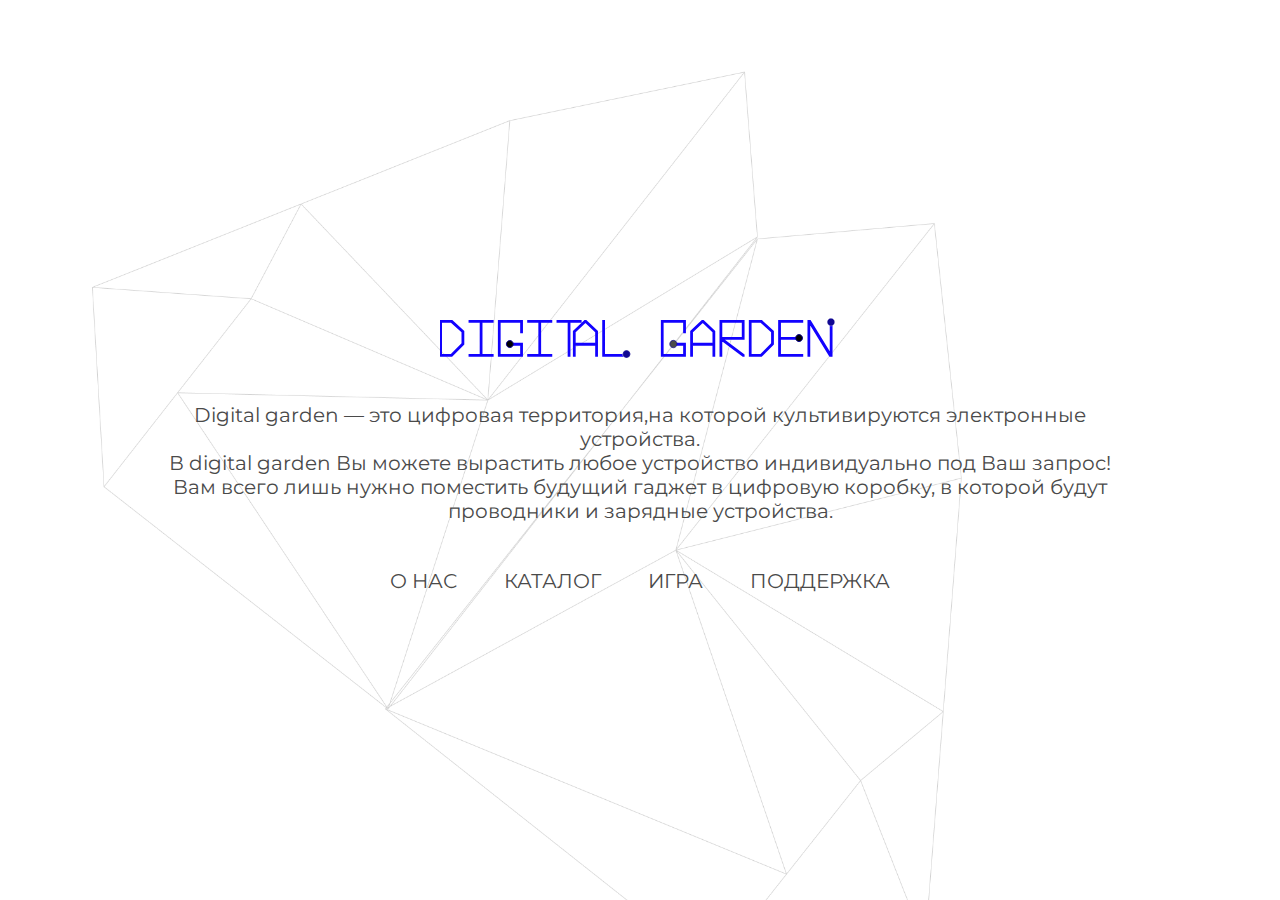
<file: index.html>
<!DOCTYPE html>
<html lang="ru" dir="ltr">

<head>
    <meta charset="utf-8">
    <meta name="viewport" content="width=device-width">
    <link rel="preconnect" href="https://fonts.googleapis.com">
    <link rel="preconnect" href="https://fonts.gstatic.com" crossorigin>
    <link href="https://fonts.googleapis.com/css2?family=Montserrat&display=swap" rel="stylesheet">
    <link rel="stylesheet" href="css/style.css">
    <title>digital garden</title>
</head>

<body>
    <section class="main-screen">
        <div class="logo">
            <img class="logo__img" src="img/logo.svg" alt="">
        </div>
        <p class="main-screen__text">
            Digital garden — это цифровая территория,на которой культивируются электронные устройства.
        </p>
        <p class="main-screen__text">
            В digital garden Вы можете вырастить любое устройство индивидуально под Ваш запрос!
        </p>
        <p class="main-screen__text">
            Вам всего лишь нужно поместить будущий гаджет в цифровую коробку, в которой будут проводники и зарядные
            устройства.
        </p>
        <nav class="main-screen__nav nav">
            <a class="nav__link" href="./index.html">О нас</a>
            <a class="nav__link" href="./catalog.html">Каталог</a>
            <a class="nav__link" href="./game.html">Игра</a>
            <a class="nav__link" href="./support.html">Поддержка</a>
        </nav>
    </section>
</body>
</file>
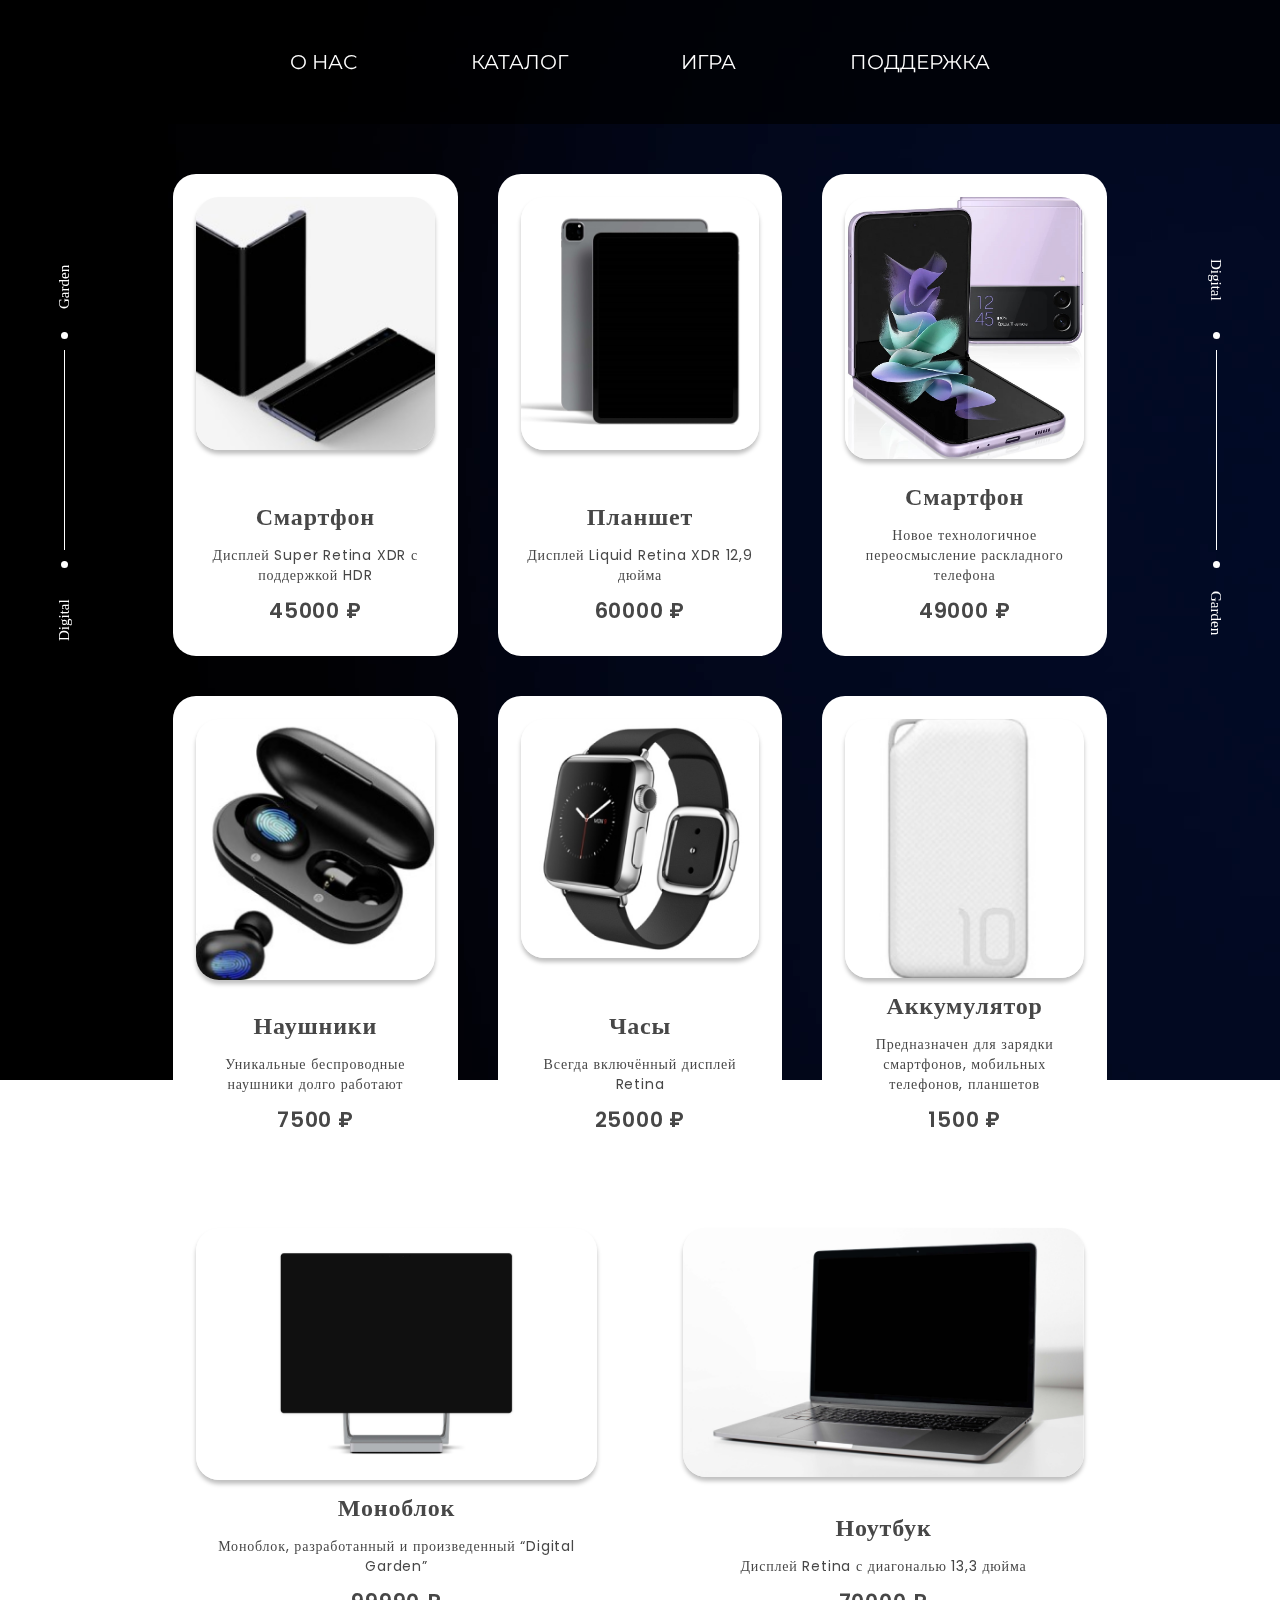
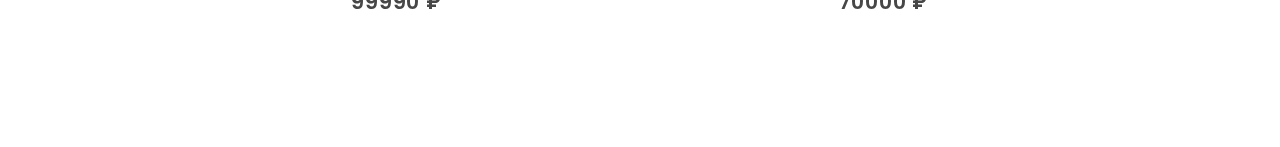
<file: catalog.html>
<!DOCTYPE html>
<html lang="ru">

<head>
    <meta charset="UTF-8">
    <meta name="viewport" content="width=device-width, initial-scale=1.0">
    <link rel="preconnect" href="https://fonts.googleapis.com">
    <link rel="preconnect" href="https://fonts.gstatic.com" crossorigin>
    <link href="https://fonts.googleapis.com/css2?family=Montserrat&family=Poppins:wght@400;600&display=swap"
        rel="stylesheet">
    <link rel="stylesheet" href="css/style.css">
    <title>каталог</title>
</head>

<body>
    <header class="header catalog-header">
        <nav class="header__nav nav">
            <a class="nav__link" href="./index.html">О нас</a>
            <a class="nav__link" href="./catalog.html">Каталог</a>
            <a class="nav__link" href="./game.html">Игра</a>
            <a class="nav__link" href="./support.html">Поддержка</a>
        </nav>
    </header>
    <!-- The video -->
    <video class="video" autoplay muted loop>
        <source src="./video/backgroung.mp4" type="video/mp4">
    </video>
    <section class="catalog">
        <div class="feature">
            <p class="feature__text">Garden</p>
            <div class="feature__line"></div>
            <p class="feature__text">Digital</p>
        </div>
        <div class="catalog__wrapper">
            <div class="catalog__cards cards">
                <div class="cards__item card">
                    <img class="card__img " src="./img/smartphone.jpg" alt="">
                    <div class="card__info">
                        <h2 class="card__title"> Смартфон</h2>
                        <p class="card__text">Дисплей Super Retina XDR с поддержкой HDR </p>
                        <p class="card__price"> 45000 ₽</p>
                    </div>
                </div>

                <div class="cards__item card">
                    <img class="card__img " src="./img/tablet.jpg" alt="">
                    <div class="card__info">
                        <h2 class="card__title"> Планшет</h2>
                        <p class="card__text">Дисплей Liquid Retina XDR 12,9 дюйма</p>
                        <p class="card__price"> 60000 ₽</p>
                    </div>
                </div>

                <div class="cards__item card">
                    <img class="card__img " src="./img/phone.jpg" alt="">
                    <div class="card__info">
                        <h2 class="card__title"> Смартфон</h2>
                        <p class="card__text">Новое технологичное переосмысление раскладного телефона</p>
                        <p class="card__price"> 49000 ₽</p>
                    </div>

                </div>
                <div class="cards__item card">
                    <img class="card__img " src="./img/headphones.png" alt="">
                    <div class="card__info">
                        <h2 class="card__title"> Наушники</h2>
                        <p class="card__text">Уникальные беспроводные наушники долго работают </p>
                        <p class="card__price">7500 ₽</p>
                    </div>
                </div>

                <div class="cards__item card">
                    <img class="card__img " src="./img/watch.jpg" alt="">
                    <div class="card__info">
                        <h2 class="card__title">Часы</h2>
                        <p class="card__text">Всегда включённый дисплей Retina </p>
                        <p class="card__price"> 25000 ₽</p>
                    </div>

                </div>

                <div class="cards__item card">
                    <img class="card__img " src="./img/powerbank.jpg" alt="">
                    <div class="card__info">
                        <h2 class="card__title"> Аккумулятор</h2>
                        <p class="card__text">Предназначен для зарядки смартфонов, мобильных телефонов, планшетов</p>
                        <p class="card__price"> 1500 ₽</p>
                    </div>
                </div>
                <div class="cards__item card card--large">
                    <img class="card__img " src="./img/computer.jpg" alt="">
                    <div class="card__info">
                        <h2 class="card__title"> Моноблок</h2>
                        <p class="card__text">Моноблок, разработанный и произведенный “Digital Garden” </p>
                        <p class="card__price">99990 ₽</p>
                    </div>
                </div>

                <div class="cards__item card card--large">
                    <img class="card__img " src="./img/laptop.jpg" alt="">
                    <div class="card__info">
                        <h2 class="card__title">Ноутбук</h2>
                        <p class="card__text">Дисплей Retina с диагональю 13,3 дюйма </p>
                        <p class="card__price"> 70000 ₽</p>
                    </div>
                </div>
            </div>
        </div>
        <div class="feature">
            <p class="feature__text feature__text--right">Digital</p>
            <div class="feature__line"></div>
            <p class="feature__text feature__text--right">Garden</p>
        </div>
    </section>
</body>

</html>
</file>
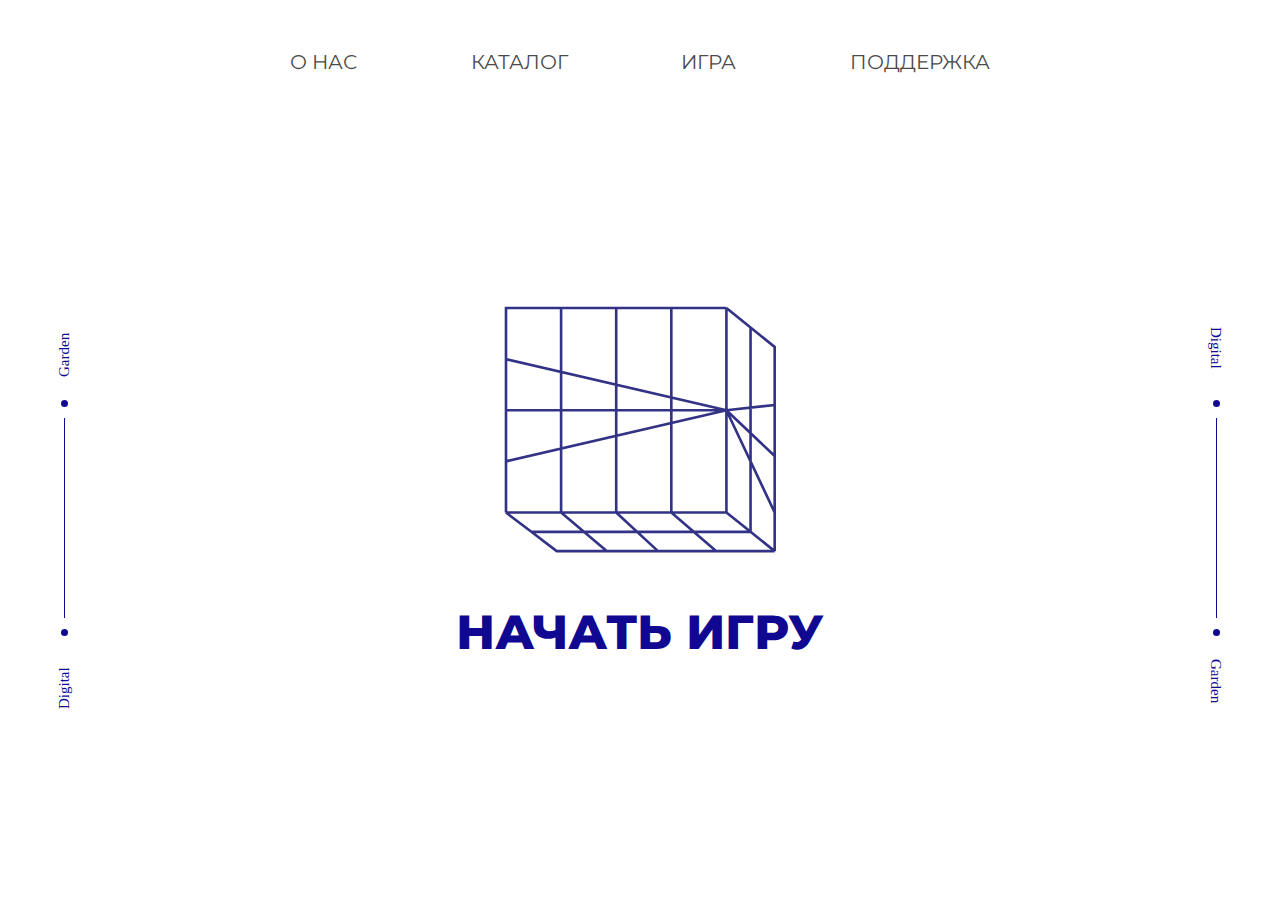
<file: game.html>
<!DOCTYPE html>
<html lang="ru">

<head>
    <meta charset="UTF-8">
    <meta name="viewport" content="width=device-width, initial-scale=1.0">
    <link rel="preconnect" href="https://fonts.googleapis.com">
    <link rel="preconnect" href="https://fonts.gstatic.com" crossorigin>
    <link href="https://fonts.googleapis.com/css2?family=Montserrat&display=swap" rel="stylesheet">
    <link rel="stylesheet" href="css/style.css">
    <title>игра</title>
</head>

<body>
    <header class="header game-header">
        <nav class="header__nav nav header__nav--grey">
            <a class="nav__link" href="./index.html">О нас</a>
            <a class="nav__link" href="./catalog.html">Каталог</a>
            <a class="nav__link" href="./game.html">Игра</a>
            <a class="nav__link" href="./support.html">Поддержка</a>
        </nav>
    </header>
    <section class="boxes">
        <div class="feature feature--purple game-feature">
            <p class="feature__text ">Garden</p>
            <div class="feature__line"></div>
            <p class="feature__text ">Digital</p>
        </div>
        <div class="content">
            <div class="screen">
                <div class="game-content">
                    <img src="./img/boxbig.svg" alt="">
                    <a href="#" class="start" id="start">Начать игру</a>
                </div>
            </div>
            <div class="screen">
                <div class="game-content">
                    <h1>Выберите время</h1>
                    <ul class="time-list" id="time-list">
                        <li>
                            <button class="time-btn" data-time="10">
                                10 сек
                            </button>
                        </li>
                        <li>
                            <button class="time-btn" data-time="20">
                                20 сек
                            </button>
                        </li>
                        <li>
                            <button class="time-btn" data-time="30">
                                30 сек
                            </button>
                        </li>
                        <li>
                            <button class="time-btn" data-time="60">
                                60 сек
                            </button>
                        </li>
                    </ul>
                </div>
            </div>
            <div class="screen">
                <div class="board" id="board">
                    <div class="time" id="time"></div>
                    <div class="score" id="score"></div>
                </div>
            </div>
        </div>
        <div class="feature feature--purple game-feature">
            <p class="feature__text feature__text--right">Digital</p>
            <div class="feature__line"></div>
            <p class="feature__text feature__text--right">Garden</p>
        </div>
    </section>
    <script src="./js/game.js">

    </script>
</body>

</html>
</file>
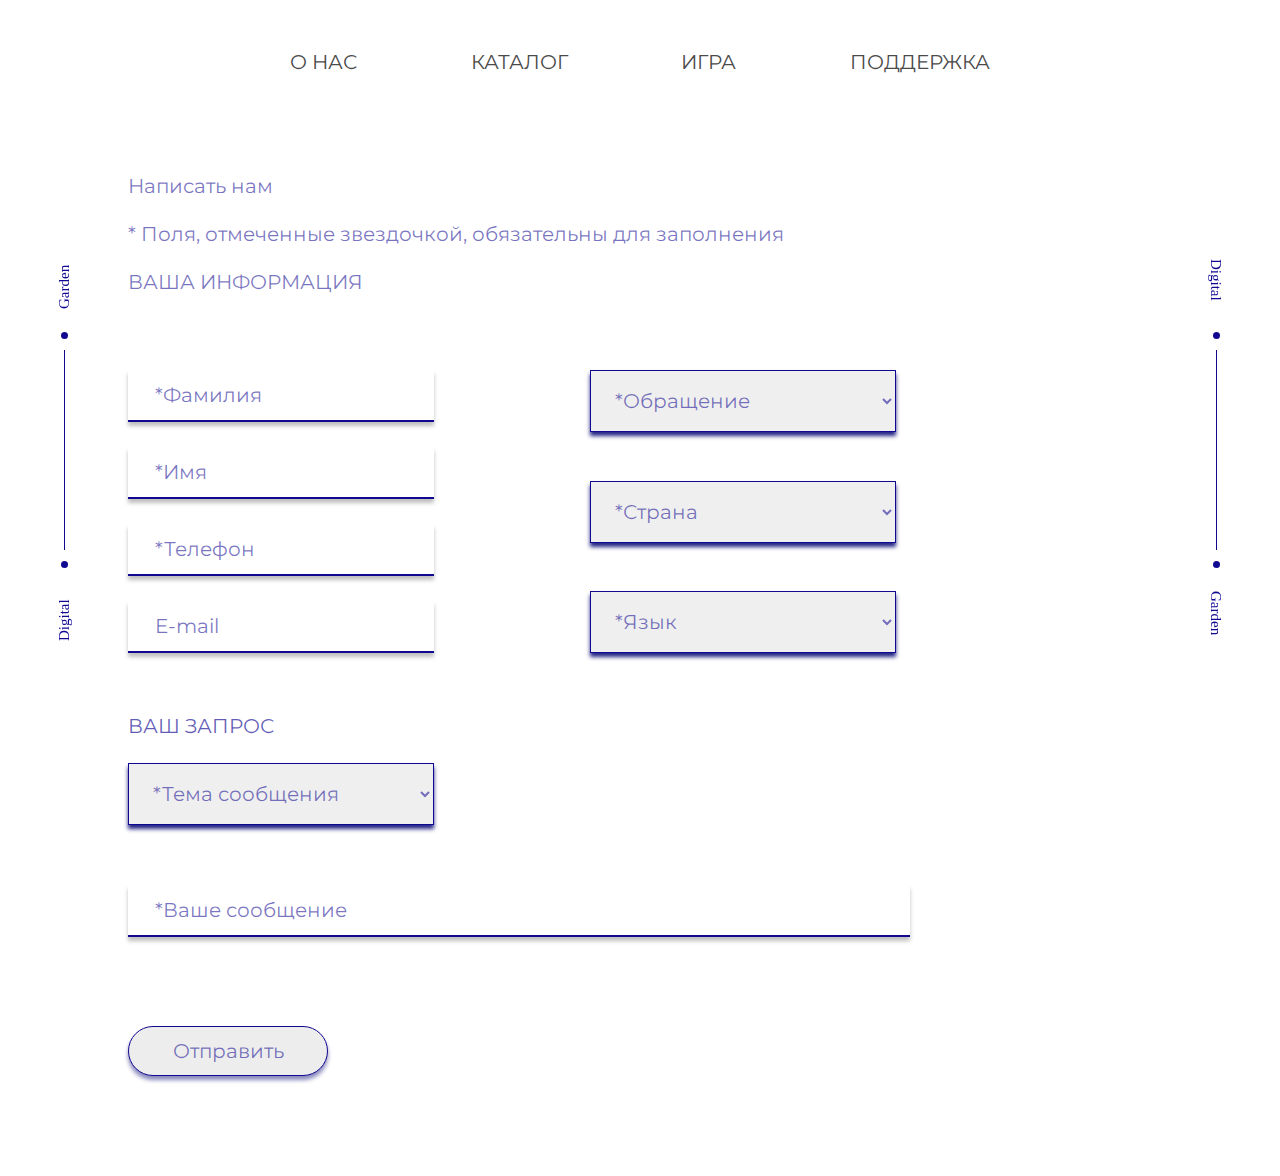
<file: support.html>
<!DOCTYPE html>
<html lang="ru">

<head>
    <meta charset="UTF-8">
    <meta name="viewport" content="width=device-width, initial-scale=1.0">
    <link rel="preconnect" href="https://fonts.googleapis.com">
    <link rel="preconnect" href="https://fonts.gstatic.com" crossorigin>
    <link href="https://fonts.googleapis.com/css2?family=Montserrat&display=swap" rel="stylesheet">
    <link rel="stylesheet" href="css/style.css">
    <title>поддержка</title>
</head>

<body>
    <header class="header support-header">
        <nav class="header__nav nav header__nav--grey">
            <a class="nav__link" href="./index.html">О нас</a>
            <a class="nav__link" href="./catalog.html">Каталог</a>
            <a class="nav__link" href="./game.html">Игра</a>
            <a class="nav__link" href="./support.html">Поддержка</a>
        </nav>
    </header>
    <section class="support">
        <div class="feature feature--purple">
            <p class="feature__text ">Garden</p>
            <div class="feature__line"></div>
            <p class="feature__text ">Digital</p>
        </div>
        <div class="content">
            <p class="feature__text--support">Написать нам</p>
            <p class="feature__text--support">* Поля, отмеченные звездочкой, обязательны для заполнения</p>
            <p class="feature__text--supportt">Ваша информация</p>
            <form class="form" action="" method="get">
                <div class="form__group">
                    <input type="text" placeholder="*Фамилия" required class="form__input">
                    <input type="text" placeholder="*Имя" required class="form__input">
                    <input type="tel" placeholder="*Телефон" required class="form__input">
                    <input type="email" placeholder="E-mail" class="form__input">
                </div>
                <div class="form__group">
                    <select class="select" name="*Обращение " id="">
                        <option selected disabled>*Обращение</option>
                        <option value="">Возврат</option>
                        <option value=" ">Оплата</option>
                        <option value="">Доставка</option>
                        <!-- <option  class="select__option" value="Пожелание/Замечание"></option>
                        <option  class="select__option" value="Оплата товара"></option>
                        <option  class="select__option" value="Возврат товара"></option> -->
                    </select>
                    <select class="select" name="Страна " id="">
                        <option selected disabled>*Страна</option>
                        <option value="Afghanistan">Afghanistan</option>
                        <option value="Aland Islands">Aland Islands</option>
                        <option value="Albania">Albania</option>
                        <option value="Algeria">Algeria</option>
                        <option value="American Samoa">American Samoa</option>
                        <option value="Andorra">Andorra</option>
                        <option value="Angola">Angola</option>
                        <option value="Anguilla">Anguilla</option>
                        <option value="Antarctica">Antarctica</option>
                        <option value="Antigua and Barbuda">Antigua and Barbuda</option>
                        <option value="Argentina">Argentina</option>
                        <option value="Armenia">Armenia</option>
                        <option value="Aruba">Aruba</option>
                        <option value="Australia">Australia</option>
                        <option value="Austria">Austria</option>
                        <option value="Azerbaijan">Azerbaijan</option>
                        <option value="Bahamas">Bahamas</option>
                        <option value="Bahrain">Bahrain</option>
                        <option value="Bangladesh">Bangladesh</option>
                        <option value="Barbados">Barbados</option>
                        <option value="Belarus">Belarus</option>
                        <option value="Belgium">Belgium</option>
                        <option value="Belize">Belize</option>
                        <option value="Benin">Benin</option>
                        <option value="Bermuda">Bermuda</option>
                        <option value="Bhutan">Bhutan</option>
                        <option value="Bolivia">Bolivia</option>
                        <option value="Bonaire, Sint Eustatius and Saba">Bonaire, Sint Eustatius and Saba</option>
                        <option value="Bosnia and Herzegovina">Bosnia and Herzegovina</option>
                        <option value="Botswana">Botswana</option>
                        <option value="Bouvet Island">Bouvet Island</option>
                        <option value="Brazil">Brazil</option>
                        <option value="British Indian Ocean Territory">British Indian Ocean Territory</option>
                        <option value="Brunei Darussalam">Brunei Darussalam</option>
                        <option value="Bulgaria">Bulgaria</option>
                        <option value="Burkina Faso">Burkina Faso</option>
                        <option value="Burundi">Burundi</option>
                        <option value="Cambodia">Cambodia</option>
                        <option value="Cameroon">Cameroon</option>
                        <option value="Canada">Canada</option>
                        <option value="Cape Verde">Cape Verde</option>
                        <option value="Cayman Islands">Cayman Islands</option>
                        <option value="Central African Republic">Central African Republic</option>
                        <option value="Chad">Chad</option>
                        <option value="Chile">Chile</option>
                        <option value="China">China</option>
                        <option value="Christmas Island">Christmas Island</option>
                        <option value="Cocos (Keeling) Islands">Cocos (Keeling) Islands</option>
                        <option value="Colombia">Colombia</option>
                        <option value="Comoros">Comoros</option>
                        <option value="Congo">Congo</option>
                        <option value="Congo, Democratic Republic of the Congo">Congo, Democratic Republic of the Congo
                        </option>
                        <option value="Cook Islands">Cook Islands</option>
                        <option value="Costa Rica">Costa Rica</option>
                        <option value="Cote D'Ivoire">Cote D'Ivoire</option>
                        <option value="Croatia">Croatia</option>
                        <option value="Cuba">Cuba</option>
                        <option value="Curacao">Curacao</option>
                        <option value="Cyprus">Cyprus</option>
                        <option value="Czech Republic">Czech Republic</option>
                        <option value="Denmark">Denmark</option>
                        <option value="Djibouti">Djibouti</option>
                        <option value="Dominica">Dominica</option>
                        <option value="Dominican Republic">Dominican Republic</option>
                        <option value="Ecuador">Ecuador</option>
                        <option value="Egypt">Egypt</option>
                        <option value="El Salvador">El Salvador</option>
                        <option value="Equatorial Guinea">Equatorial Guinea</option>
                        <option value="Eritrea">Eritrea</option>
                        <option value="Estonia">Estonia</option>
                        <option value="Ethiopia">Ethiopia</option>
                        <option value="Falkland Islands (Malvinas)">Falkland Islands (Malvinas)</option>
                        <option value="Faroe Islands">Faroe Islands</option>
                        <option value="Fiji">Fiji</option>
                        <option value="Finland">Finland</option>
                        <option value="France">France</option>
                        <option value="French Guiana">French Guiana</option>
                        <option value="French Polynesia">French Polynesia</option>
                        <option value="French Southern Territories">French Southern Territories</option>
                        <option value="Gabon">Gabon</option>
                        <option value="Gambia">Gambia</option>
                        <option value="Georgia">Georgia</option>
                        <option value="Germany">Germany</option>
                        <option value="Ghana">Ghana</option>
                        <option value="Gibraltar">Gibraltar</option>
                        <option value="Greece">Greece</option>
                        <option value="Greenland">Greenland</option>
                        <option value="Grenada">Grenada</option>
                        <option value="Guadeloupe">Guadeloupe</option>
                        <option value="Guam">Guam</option>
                        <option value="Guatemala">Guatemala</option>
                        <option value="Guernsey">Guernsey</option>
                        <option value="Guinea">Guinea</option>
                        <option value="Guinea-Bissau">Guinea-Bissau</option>
                        <option value="Guyana">Guyana</option>
                        <option value="Haiti">Haiti</option>
                        <option value="Heard Island and Mcdonald Islands">Heard Island and Mcdonald Islands</option>
                        <option value="Holy See (Vatican City State)">Holy See (Vatican City State)</option>
                        <option value="Honduras">Honduras</option>
                        <option value="Hong Kong">Hong Kong</option>
                        <option value="Hungary">Hungary</option>
                        <option value="Iceland">Iceland</option>
                        <option value="India">India</option>
                        <option value="Indonesia">Indonesia</option>
                        <option value="Iran, Islamic Republic of">Iran, Islamic Republic of</option>
                        <option value="Iraq">Iraq</option>
                        <option value="Ireland">Ireland</option>
                        <option value="Isle of Man">Isle of Man</option>
                        <option value="Israel">Israel</option>
                        <option value="Italy">Italy</option>
                        <option value="Jamaica">Jamaica</option>
                        <option value="Japan">Japan</option>
                        <option value="Jersey">Jersey</option>
                        <option value="Jordan">Jordan</option>
                        <option value="Kazakhstan">Kazakhstan</option>
                        <option value="Kenya">Kenya</option>
                        <option value="Kiribati">Kiribati</option>
                        <option value="Korea, Democratic People's Republic of">Korea, Democratic People's Republic of
                        </option>
                        <option value="Korea, Republic of">Korea, Republic of</option>
                        <option value="Kosovo">Kosovo</option>
                        <option value="Kuwait">Kuwait</option>
                        <option value="Kyrgyzstan">Kyrgyzstan</option>
                        <option value="Lao People's Democratic Republic">Lao People's Democratic Republic</option>
                        <option value="Latvia">Latvia</option>
                        <option value="Lebanon">Lebanon</option>
                        <option value="Lesotho">Lesotho</option>
                        <option value="Liberia">Liberia</option>
                        <option value="Libyan Arab Jamahiriya">Libyan Arab Jamahiriya</option>
                        <option value="Liechtenstein">Liechtenstein</option>
                        <option value="Lithuania">Lithuania</option>
                        <option value="Luxembourg">Luxembourg</option>
                        <option value="Macao">Macao</option>
                        <option value="Macedonia, the Former Yugoslav Republic of">Macedonia, the Former Yugoslav
                            Republic of</option>
                        <option value="Madagascar">Madagascar</option>
                        <option value="Malawi">Malawi</option>
                        <option value="Malaysia">Malaysia</option>
                        <option value="Maldives">Maldives</option>
                        <option value="Mali">Mali</option>
                        <option value="Malta">Malta</option>
                        <option value="Marshall Islands">Marshall Islands</option>
                        <option value="Martinique">Martinique</option>
                        <option value="Mauritania">Mauritania</option>
                        <option value="Mauritius">Mauritius</option>
                        <option value="Mayotte">Mayotte</option>
                        <option value="Mexico">Mexico</option>
                        <option value="Micronesia, Federated States of">Micronesia, Federated States of</option>
                        <option value="Moldova, Republic of">Moldova, Republic of</option>
                        <option value="Monaco">Monaco</option>
                        <option value="Mongolia">Mongolia</option>
                        <option value="Montenegro">Montenegro</option>
                        <option value="Montserrat">Montserrat</option>
                        <option value="Morocco">Morocco</option>
                        <option value="Mozambique">Mozambique</option>
                        <option value="Myanmar">Myanmar</option>
                        <option value="Namibia">Namibia</option>
                        <option value="Nauru">Nauru</option>
                        <option value="Nepal">Nepal</option>
                        <option value="Netherlands">Netherlands</option>
                        <option value="Netherlands Antilles">Netherlands Antilles</option>
                        <option value="New Caledonia">New Caledonia</option>
                        <option value="New Zealand">New Zealand</option>
                        <option value="Nicaragua">Nicaragua</option>
                        <option value="Niger">Niger</option>
                        <option value="Nigeria">Nigeria</option>
                        <option value="Niue">Niue</option>
                        <option value="Norfolk Island">Norfolk Island</option>
                        <option value="Northern Mariana Islands">Northern Mariana Islands</option>
                        <option value="Norway">Norway</option>
                        <option value="Oman">Oman</option>
                        <option value="Pakistan">Pakistan</option>
                        <option value="Palau">Palau</option>
                        <option value="Palestinian Territory, Occupied">Palestinian Territory, Occupied</option>
                        <option value="Panama">Panama</option>
                        <option value="Papua New Guinea">Papua New Guinea</option>
                        <option value="Paraguay">Paraguay</option>
                        <option value="Peru">Peru</option>
                        <option value="Philippines">Philippines</option>
                        <option value="Pitcairn">Pitcairn</option>
                        <option value="Poland">Poland</option>
                        <option value="Portugal">Portugal</option>
                        <option value="Puerto Rico">Puerto Rico</option>
                        <option value="Qatar">Qatar</option>
                        <option value="Reunion">Reunion</option>
                        <option value="Romania">Romania</option>
                        <option value="Russian Federation">Russian Federation</option>
                        <option value="Rwanda">Rwanda</option>
                        <option value="Saint Barthelemy">Saint Barthelemy</option>
                        <option value="Saint Helena">Saint Helena</option>
                        <option value="Saint Kitts and Nevis">Saint Kitts and Nevis</option>
                        <option value="Saint Lucia">Saint Lucia</option>
                        <option value="Saint Martin">Saint Martin</option>
                        <option value="Saint Pierre and Miquelon">Saint Pierre and Miquelon</option>
                        <option value="Saint Vincent and the Grenadines">Saint Vincent and the Grenadines</option>
                        <option value="Samoa">Samoa</option>
                        <option value="San Marino">San Marino</option>
                        <option value="Sao Tome and Principe">Sao Tome and Principe</option>
                        <option value="Saudi Arabia">Saudi Arabia</option>
                        <option value="Senegal">Senegal</option>
                        <option value="Serbia">Serbia</option>
                        <option value="Serbia and Montenegro">Serbia and Montenegro</option>
                        <option value="Seychelles">Seychelles</option>
                        <option value="Sierra Leone">Sierra Leone</option>
                        <option value="Singapore">Singapore</option>
                        <option value="Sint Maarten">Sint Maarten</option>
                        <option value="Slovakia">Slovakia</option>
                        <option value="Slovenia">Slovenia</option>
                        <option value="Solomon Islands">Solomon Islands</option>
                        <option value="Somalia">Somalia</option>
                        <option value="South Africa">South Africa</option>
                        <option value="South Georgia and the South Sandwich Islands">South Georgia and the South
                            Sandwich Islands</option>
                        <option value="South Sudan">South Sudan</option>
                        <option value="Spain">Spain</option>
                        <option value="Sri Lanka">Sri Lanka</option>
                        <option value="Sudan">Sudan</option>
                        <option value="Suriname">Suriname</option>
                        <option value="Svalbard and Jan Mayen">Svalbard and Jan Mayen</option>
                        <option value="Swaziland">Swaziland</option>
                        <option value="Sweden">Sweden</option>
                        <option value="Switzerland">Switzerland</option>
                        <option value="Syrian Arab Republic">Syrian Arab Republic</option>
                        <option value="Taiwan, Province of China">Taiwan, Province of China</option>
                        <option value="Tajikistan">Tajikistan</option>
                        <option value="Tanzania, United Republic of">Tanzania, United Republic of</option>
                        <option value="Thailand">Thailand</option>
                        <option value="Timor-Leste">Timor-Leste</option>
                        <option value="Togo">Togo</option>
                        <option value="Tokelau">Tokelau</option>
                        <option value="Tonga">Tonga</option>
                        <option value="Trinidad and Tobago">Trinidad and Tobago</option>
                        <option value="Tunisia">Tunisia</option>
                        <option value="Turkey">Turkey</option>
                        <option value="Turkmenistan">Turkmenistan</option>
                        <option value="Turks and Caicos Islands">Turks and Caicos Islands</option>
                        <option value="Tuvalu">Tuvalu</option>
                        <option value="Uganda">Uganda</option>
                        <option value="Ukraine">Ukraine</option>
                        <option value="United Arab Emirates">United Arab Emirates</option>
                        <option value="United Kingdom">United Kingdom</option>
                        <option value="United States">United States</option>
                        <option value="United States Minor Outlying Islands">United States Minor Outlying Islands
                        </option>
                        <option value="Uruguay">Uruguay</option>
                        <option value="Uzbekistan">Uzbekistan</option>
                        <option value="Vanuatu">Vanuatu</option>
                        <option value="Venezuela">Venezuela</option>
                        <option value="Viet Nam">Viet Nam</option>
                        <option value="Virgin Islands, British">Virgin Islands, British</option>
                        <option value="Virgin Islands, U.s.">Virgin Islands, U.s.</option>
                        <option value="Wallis and Futuna">Wallis and Futuna</option>
                        <option value="Western Sahara">Western Sahara</option>
                        <option value="Yemen">Yemen</option>
                        <option value="Zambia">Zambia</option>
                        <option value="Zimbabwe">Zimbabwe</option>
                    </select>
                    <select class="select" name="*Язык  " id="">
                        <option selected disabled>*Язык</option>
                        <option class="select__option" value="af">Afrikaans</option>
                        <option value="sq">Albanian - shqip</option>
                        <option value="am">Amharic - አማርኛ</option>
                        <option value="ar">Arabic - العربية</option>
                        <option value="an">Aragonese - aragonés</option>
                        <option value="hy">Armenian - հայերեն</option>
                        <option value="ast">Asturian - asturianu</option>
                        <option value="az">Azerbaijani - azərbaycan dili</option>
                        <option value="eu">Basque - euskara</option>
                        <option value="be">Belarusian - беларуская</option>
                        <option value="bn">Bengali - বাংলা</option>
                        <option value="bs">Bosnian - bosanski</option>
                        <option value="br">Breton - brezhoneg</option>
                        <option value="bg">Bulgarian - български</option>
                        <option value="ca">Catalan - català</option>
                        <option value="ckb">Central Kurdish - کوردی (دەستنوسی عەرەبی)</option>
                        <option value="zh">Chinese - 中文</option>
                        <option value="zh-HK">Chinese (Hong Kong) - 中文（香港）</option>
                        <option value="zh-CN">Chinese (Simplified) - 中文（简体）</option>
                        <option value="zh-TW">Chinese (Traditional) - 中文（繁體）</option>
                        <option value="co">Corsican</option>
                        <option value="hr">Croatian - hrvatski</option>
                        <option value="cs">Czech - čeština</option>
                        <option value="da">Danish - dansk</option>
                        <option value="nl">Dutch - Nederlands</option>
                        <option value="en">English</option>
                        <option value="en-AU">English (Australia)</option>
                        <option value="en-CA">English (Canada)</option>
                        <option value="en-IN">English (India)</option>
                        <option value="en-NZ">English (New Zealand)</option>
                        <option value="en-ZA">English (South Africa)</option>
                        <option value="en-GB">English (United Kingdom)</option>
                        <option value="en-US">English (United States)</option>
                        <option value="eo">Esperanto - esperanto</option>
                        <option value="et">Estonian - eesti</option>
                        <option value="fo">Faroese - føroyskt</option>
                        <option value="fil">Filipino</option>
                        <option value="fi">Finnish - suomi</option>
                        <option value="fr">French - français</option>
                        <option value="fr-CA">French (Canada) - français (Canada)</option>
                        <option value="fr-FR">French (France) - français (France)</option>
                        <option value="fr-CH">French (Switzerland) - français (Suisse)</option>
                        <option value="gl">Galician - galego</option>
                        <option value="ka">Georgian - ქართული</option>
                        <option value="de">German - Deutsch</option>
                        <option value="de-AT">German (Austria) - Deutsch (Österreich)</option>
                        <option value="de-DE">German (Germany) - Deutsch (Deutschland)</option>
                        <option value="de-LI">German (Liechtenstein) - Deutsch (Liechtenstein)</option>
                        <option value="de-CH">German (Switzerland) - Deutsch (Schweiz)</option>
                        <option value="el">Greek - Ελληνικά</option>
                        <option value="gn">Guarani</option>
                        <option value="gu">Gujarati - ગુજરાતી</option>
                        <option value="ha">Hausa</option>
                        <option value="haw">Hawaiian - ʻŌlelo Hawaiʻi</option>
                        <option value="he">Hebrew - עברית</option>
                        <option value="hi">Hindi - हिन्दी</option>
                        <option value="hu">Hungarian - magyar</option>
                        <option value="is">Icelandic - íslenska</option>
                        <option value="id">Indonesian - Indonesia</option>
                        <option value="ia">Interlingua</option>
                        <option value="ga">Irish - Gaeilge</option>
                        <option value="it">Italian - italiano</option>
                        <option value="it-IT">Italian (Italy) - italiano (Italia)</option>
                        <option value="it-CH">Italian (Switzerland) - italiano (Svizzera)</option>
                        <option value="ja">Japanese - 日本語</option>
                        <option value="kn">Kannada - ಕನ್ನಡ</option>
                        <option value="kk">Kazakh - қазақ тілі</option>
                        <option value="km">Khmer - ខ្មែរ</option>
                        <option value="ko">Korean - 한국어</option>
                        <option value="ku">Kurdish - Kurdî</option>
                        <option value="ky">Kyrgyz - кыргызча</option>
                        <option value="lo">Lao - ລາວ</option>
                        <option value="la">Latin</option>
                        <option value="lv">Latvian - latviešu</option>
                        <option value="ln">Lingala - lingála</option>
                        <option value="lt">Lithuanian - lietuvių</option>
                        <option value="mk">Macedonian - македонски</option>
                        <option value="ms">Malay - Bahasa Melayu</option>
                        <option value="ml">Malayalam - മലയാളം</option>
                        <option value="mt">Maltese - Malti</option>
                        <option value="mr">Marathi - मराठी</option>
                        <option value="mn">Mongolian - монгол</option>
                        <option value="ne">Nepali - नेपाली</option>
                        <option value="no">Norwegian - norsk</option>
                        <option value="nb">Norwegian Bokmål - norsk bokmål</option>
                        <option value="nn">Norwegian Nynorsk - nynorsk</option>
                        <option value="oc">Occitan</option>
                        <option value="or">Oriya - ଓଡ଼ିଆ</option>
                        <option value="om">Oromo - Oromoo</option>
                        <option value="ps">Pashto - پښتو</option>
                        <option value="fa">Persian - فارسی</option>
                        <option value="pl">Polish - polski</option>
                        <option value="pt">Portuguese - português</option>
                        <option value="pt-BR">Portuguese (Brazil) - português (Brasil)</option>
                        <option value="pt-PT">Portuguese (Portugal) - português (Portugal)</option>
                        <option value="pa">Punjabi - ਪੰਜਾਬੀ</option>
                        <option value="qu">Quechua</option>
                        <option value="ro">Romanian - română</option>
                        <option value="mo">Romanian (Moldova) - română (Moldova)</option>
                        <option value="rm">Romansh - rumantsch</option>
                        <option value="ru">Russian - русский</option>
                        <option value="gd">Scottish Gaelic</option>
                        <option value="sr">Serbian - српски</option>
                        <option value="sh">Serbo-Croatian - Srpskohrvatski</option>
                        <option value="sn">Shona - chiShona</option>
                        <option value="sd">Sindhi</option>
                        <option value="si">Sinhala - සිංහල</option>
                        <option value="sk">Slovak - slovenčina</option>
                        <option value="sl">Slovenian - slovenščina</option>
                        <option value="so">Somali - Soomaali</option>
                        <option value="st">Southern Sotho</option>
                        <option value="es">Spanish - español</option>
                        <option value="es-AR">Spanish (Argentina) - español (Argentina)</option>
                        <option value="es-419">Spanish (Latin America) - español (Latinoamérica)</option>
                        <option value="es-MX">Spanish (Mexico) - español (México)</option>
                        <option value="es-ES">Spanish (Spain) - español (España)</option>
                        <option value="es-US">Spanish (United States) - español (Estados Unidos)</option>
                        <option value="su">Sundanese</option>
                        <option value="sw">Swahili - Kiswahili</option>
                        <option value="sv">Swedish - svenska</option>
                        <option value="tg">Tajik - тоҷикӣ</option>
                        <option value="ta">Tamil - தமிழ்</option>
                        <option value="tt">Tatar</option>
                        <option value="te">Telugu - తెలుగు</option>
                        <option value="th">Thai - ไทย</option>
                        <option value="ti">Tigrinya - ትግርኛ</option>
                        <option value="to">Tongan - lea fakatonga</option>
                        <option value="tr">Turkish - Türkçe</option>
                        <option value="tk">Turkmen</option>
                        <option value="tw">Twi</option>
                        <option value="uk">Ukrainian - українська</option>
                        <option value="ur">Urdu - اردو</option>
                        <option value="ug">Uyghur</option>
                        <option value="uz">Uzbek - o‘zbek</option>
                        <option value="vi">Vietnamese - Tiếng Việt</option>
                        <option value="wa">Walloon - wa</option>
                        <option value="cy">Welsh - Cymraeg</option>
                        <option value="fy">Western Frisian</option>
                        <option value="xh">Xhosa</option>
                        <option value="yi">Yiddish</option>
                        <option value="yo">Yoruba - Èdè Yorùbá</option>
                        <option value="zu">Zulu - isiZulu</option>
                    </select>
                </div>
                <div class="form__group">
                    <p class="form__text">Ваш запрос</p>
                    <select class="select" name="*Тема сообщения" id="">
                        <option selected disabled>*Тема сообщения</option>
                        <option value="">Пожелание/Замечание</option>
                        <option value=" ">Оплата товара</option>
                        <option value="">Возврат товара</option>
                        <!-- <option  class="select__option" value=""></option>
                        <option  class="select__option" value=""></option>
                        <option  class="select__option" value=""></option> -->
                    </select>
                    <input type="text" placeholder="*Ваше сообщение" required class="form__input form__input--large">
                    <button type="submit" class="form__btn">
                        Отправить
                    </button>
                </div>
            </form>
        </div>
        <div class="feature feature--purple">
            <p class="feature__text feature__text--right">Digital</p>
            <div class="feature__line "></div>
            <p class="feature__text feature__text--right">Garden</p>
        </div>
    </section>
</body>

</html>
</file>
<file: css/style.css>
@import url('reset.css');
@import url('common.css');
@import url('header.css');
@import url('video.css');
@import url('main-screen.css');
@import url('catalog.css');
@import url('game.css');
@import url('support.css');
</file>
